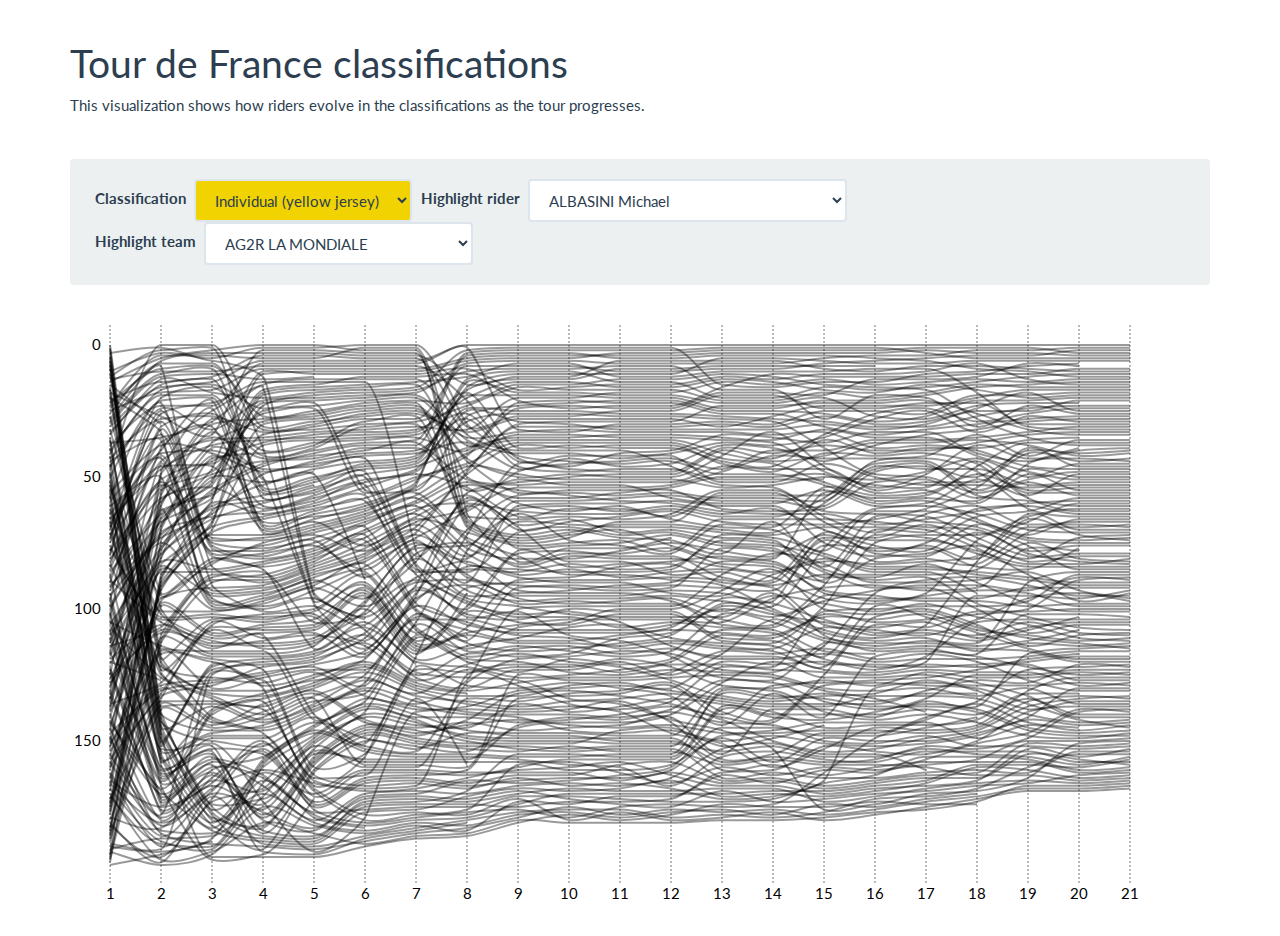
<file: index.html>
<!DOCTYPE html>
<html>
    <head>
        <meta charset="utf-8">
        <title>Tour de France standings</title>
        <!-- <link rel="shortcut icon" href="img/favicon.ico"> -->
        <meta name="author" content="Bart Aelterman & Peter Desmet"/>

        <link rel="stylesheet" type="text/css" href="css/bootstrap.min.css">
        <link rel="stylesheet" type="text/css" href="css/custom.css"/>
    </head>
    <body>
        <div class="container">
            <div class="page-header">
                <header>
                    <h1>Tour de France classifications</h1>
                </header>
                <p>This visualization shows how riders evolve in the classifications as the tour progresses.</p>
            </div>
            <div id="navigation" class="form-inline well clearfix">
                <div class="form-group">
                    <label for="classif-select">Classification </label>
                    <select id="classif-select" style="background-color: #F0D300" class="form-control">
                        <option value="ITG">Individual (yellow jersey)</option>
                        <option value="IPG">Points (green jersey)</option>
                        <option value="ETG">Team</option>
                        <option value="IMG">Climber</option>
                        <option value="IJG">Youth</option>
                    </select>
                </div>
                <div class="form-group">
                    <label for="player-select">Highlight rider </label>
                    <select id="player-select" class="form-control">
                    </select>
                </div>
                <div class="form-group">
                    <label for="team-select">Highlight team </label>
                    <select id="team-select" class="form-control" >
                    </select>
                </div>
            </div>
            
            <div id="display">
            </div>
        </div>

        <!-- Scripts -->
        <script type="text/javascript" src="js/d3.v3.min.js"></script>
        <script type="text/javascript" src="js/tdfstats.js"></script>
    </body>
</html>
</file>
<file: css/custom.css>
/* Custom overrides */

label {
    padding-left: 0.3em;
    padding-right: 0.3em;
}

/* Visualization */
.axis path {
    fill: none;
    stroke-width: 0;
    stroke: black;
}

.axis .minor line {
    stroke: #777;
    stroke-dasharray: 2,2;
}

.tooltip {
    position: absolute;
    text-align: center;
    font-size: 13px;
    padding: 12px;
    border-style: solid;
    border-width: 1px;
    border-color: #000;
    background: white;
    border-radius: 8px;
    pointer-events: none;
}
</file>
